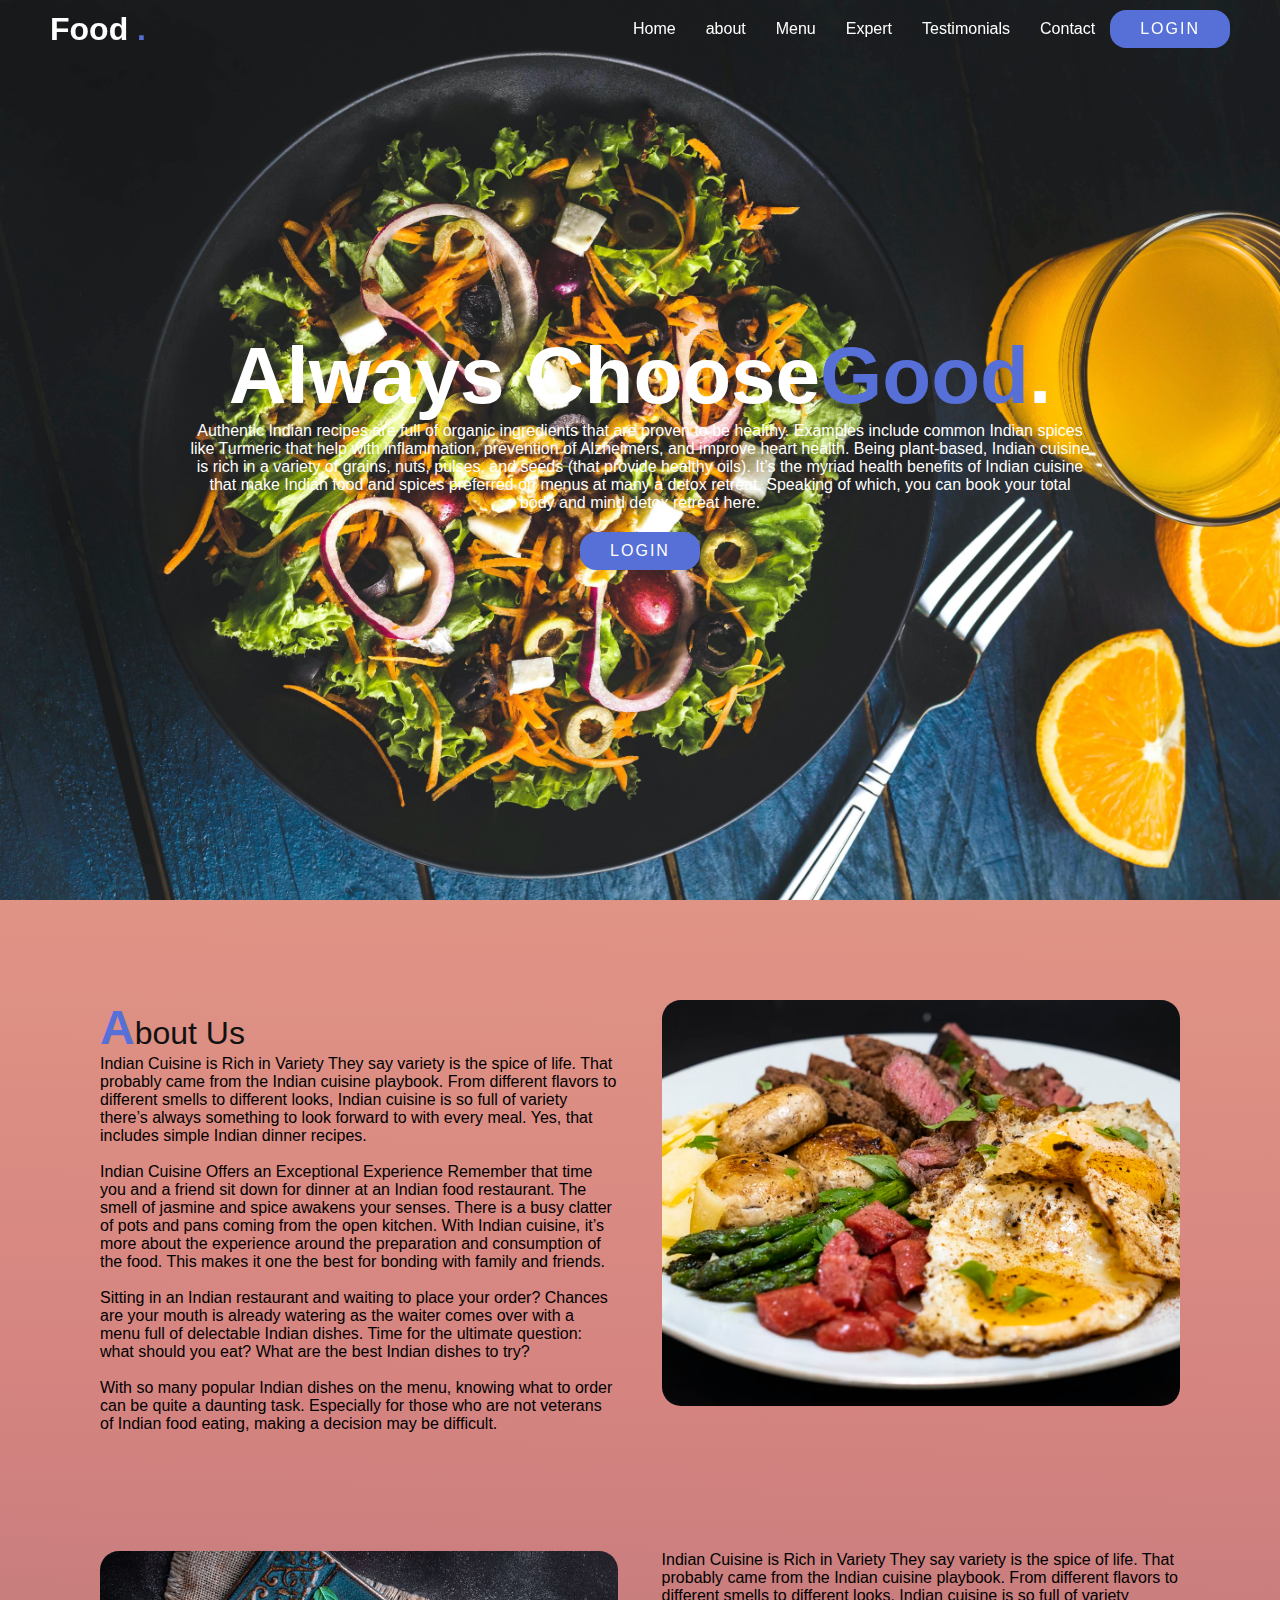
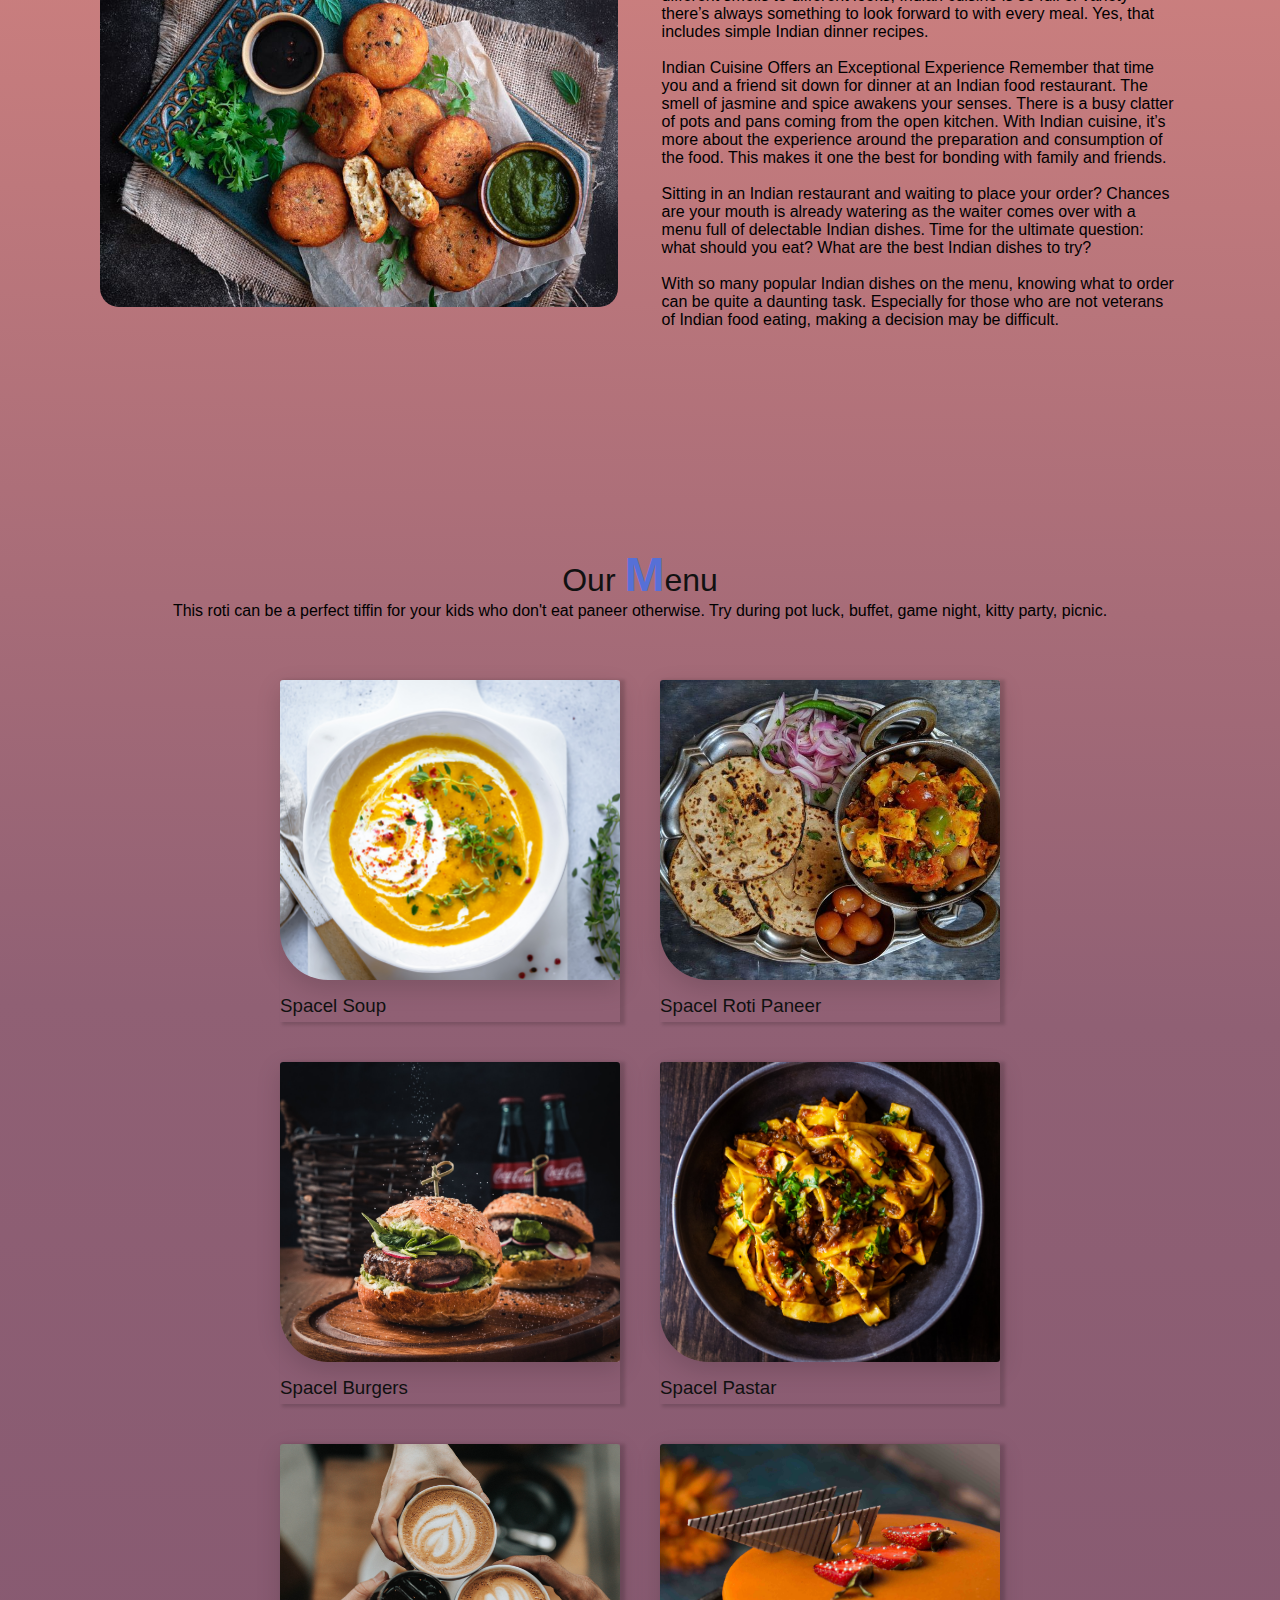
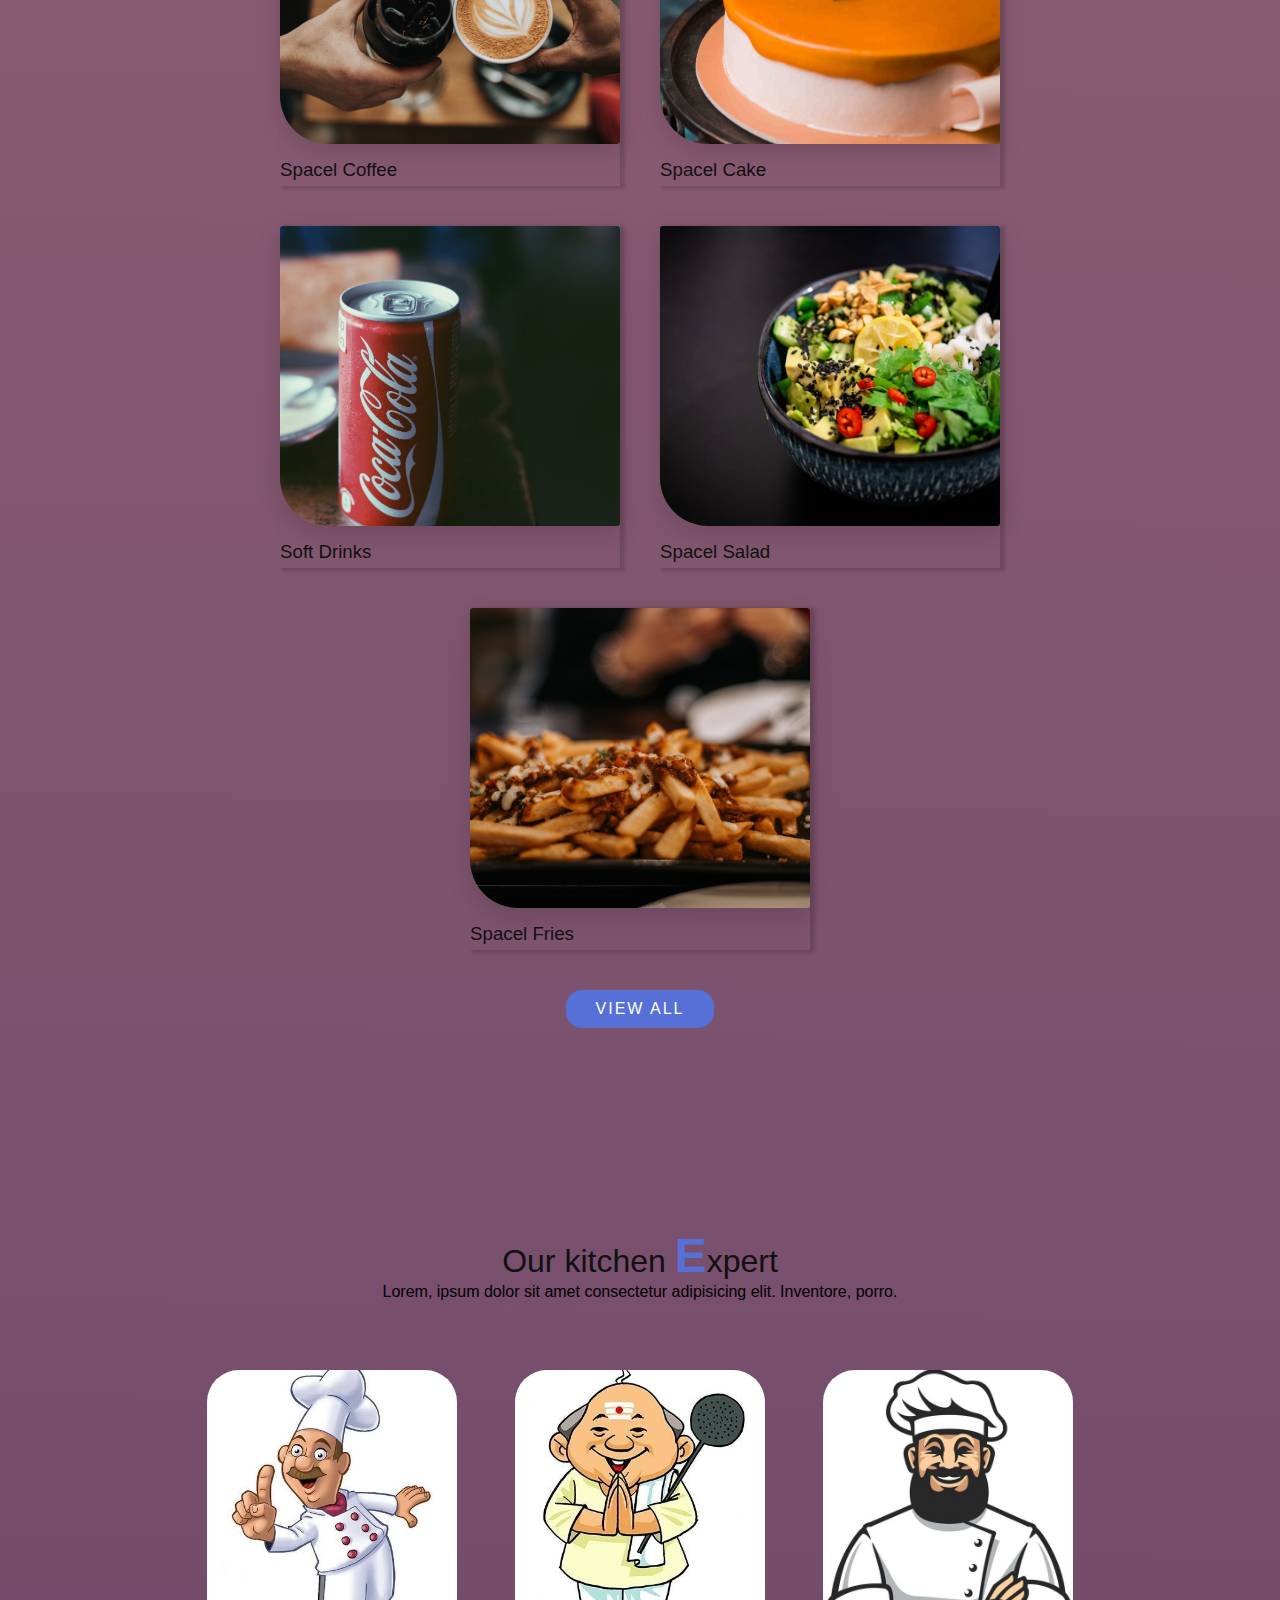
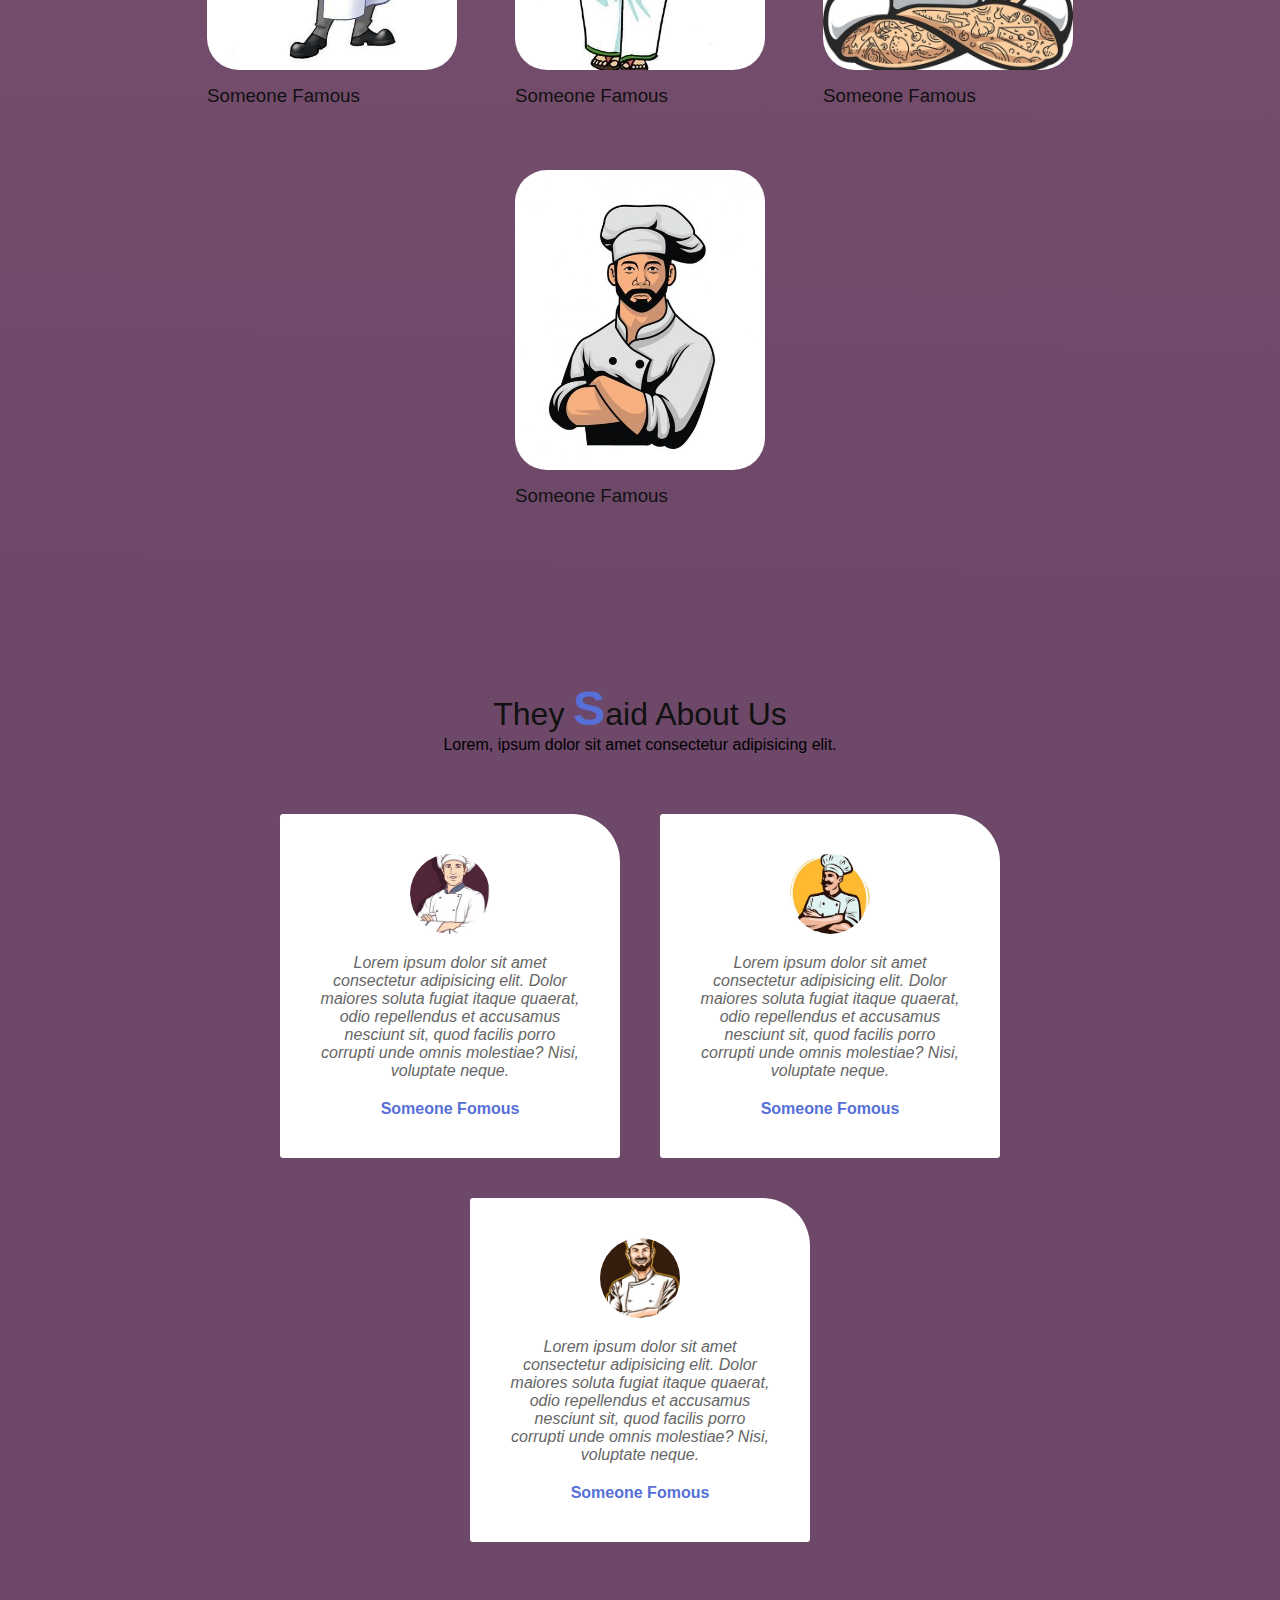
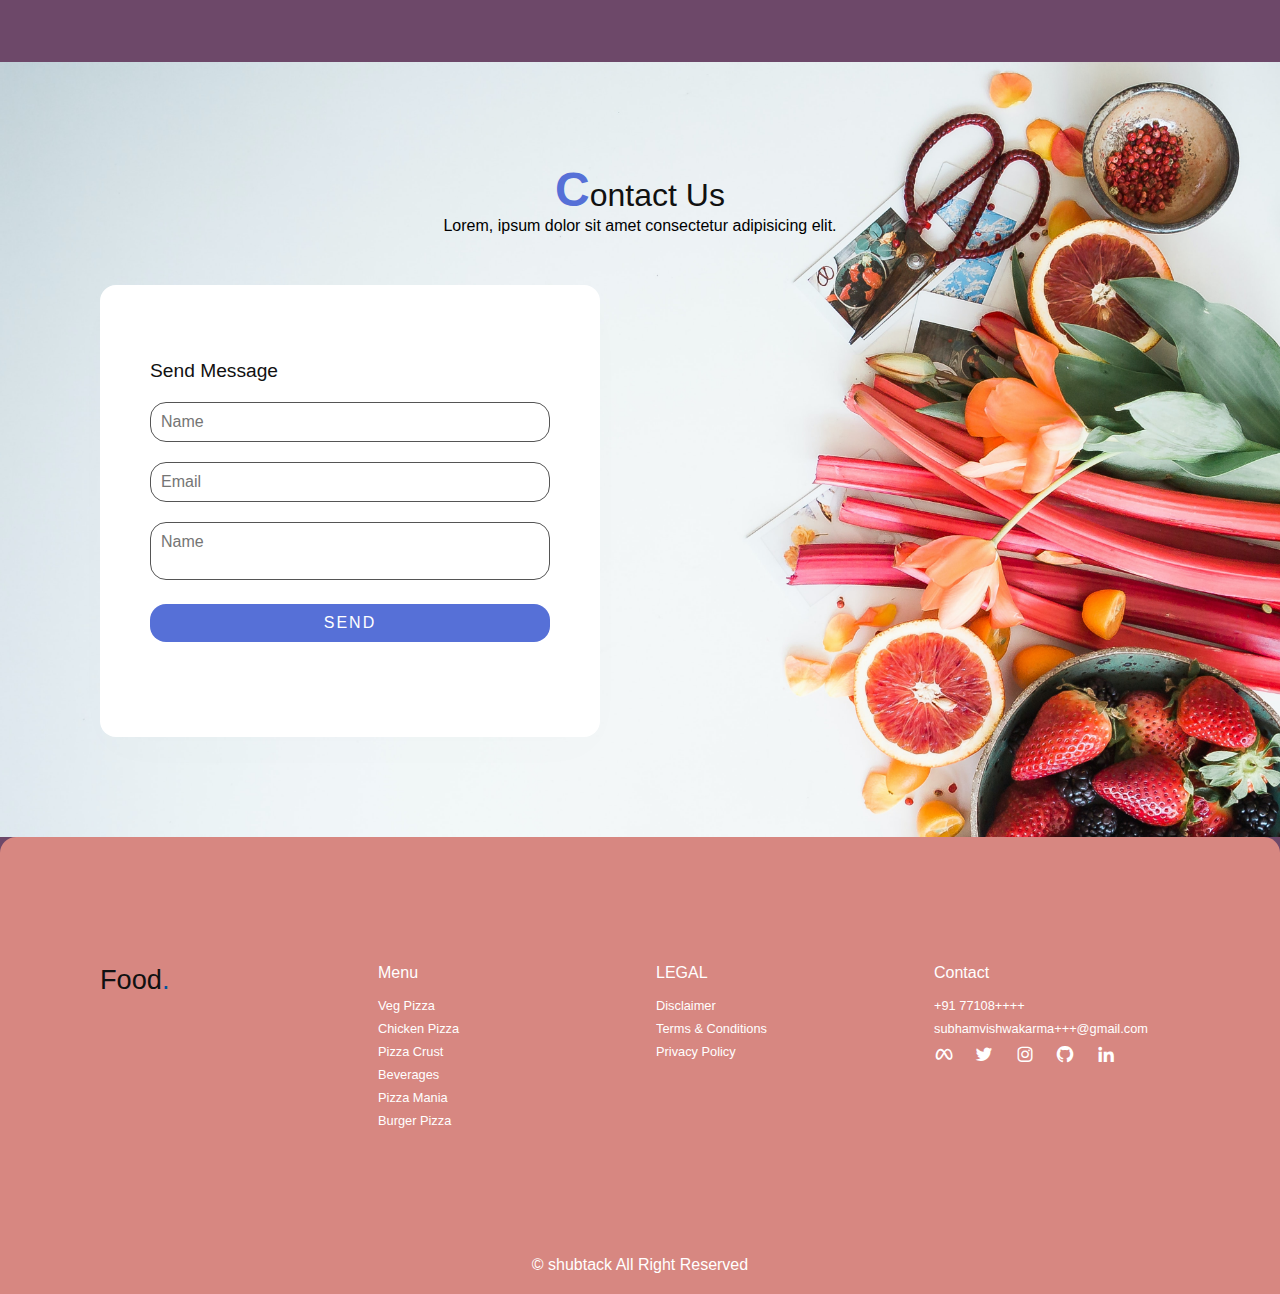
<file: index.html>
<!DOCTYPE html>
<html lang="en">

<head>
    <meta charset="UTF-8">
    <meta http-equiv="X-UA-Compatible" content="IE=edge">
    <meta name="viewport" content="width=device-width, initial-scale=1.0">
    <title>Shub Restaurants</title>
    <link rel="stylesheet" href="/css/style.css">
                <!-- icons for social media -->
    <link rel="stylesheet" href="https://cdn.jsdelivr.net/npm/boxicons@latest/css/boxicons.min.css">
</head>

                     <!-- Header -->
<body>
    <header>
        <a href="#" class="logo">Food <span>.</span></a>
        <div class="menuToggle" onclick="togglemenu();"></div>
        <ul class="navigation">
            <li> <a href="#banner" onclick="togglemenu();">Home</a></li>
            <li> <a href="#about" onclick="togglemenu();">about</a></li>
            <li> <a href="#menu" onclick="togglemenu();">Menu</a></li>
            <li> <a href="#expert" onclick="togglemenu();">Expert</a></li>
            <li> <a href="#Testimonials" onclick="togglemenu();">Testimonials</a></li>
            <li> <a href="#contact" onclick="togglemenu();">Contact</a></li>
            <a href="login.html" id="login-btn" class="btn">Login</a>
        </ul>
    </header>

                      <!-- HOME -->
    <section class="banner" id="banner">
        <div class="content">
            <h2> Always Choose<span>Good</span>.</h2>
            <p>
            <div>Authentic Indian recipes are full of organic ingredients that are proven to be healthy. Examples
                include
                common Indian spices like Turmeric that help with inflammation, prevention of Alzheimers, and improve
                heart health. Being plant-based, Indian cuisine is rich in a variety of grains, nuts, pulses, and seeds
                (that provide healthy oils). It’s the myriad health benefits of Indian cuisine that make Indian food and
                spices preferred on menus at many a detox retreat. Speaking of which, you can book your total body and
                mind detox retreat here.
            </div>
            </p>
            <a href="login.html" class="btn">Login</a>
        </div>
    </section>


                       <!-- About container -->

    <section class="about" id="about">
        <div class="row">
            <div class="col50">
                <h2 class="titleText"><span>A</span>bout Us</h2>
                <p>
                    Indian Cuisine is Rich in Variety
                    They say variety is the spice of life. That probably came from the Indian cuisine playbook. From
                    different flavors to different smells to different looks, Indian cuisine is so full of variety
                    there’s always something to look forward to with every meal. Yes, that includes simple Indian dinner
                    recipes. <br><br>

                    Indian Cuisine Offers an Exceptional Experience
                    Remember that time you and a friend sit down for dinner at an Indian food restaurant. The smell of
                    jasmine and spice awakens your senses. There is a busy clatter of pots and pans coming from the open
                    kitchen. With Indian cuisine, it’s more about the experience around the preparation and consumption
                    of the food. This makes it one the best for bonding with family and friends.
                    <br><br>
                    Sitting in an Indian restaurant and waiting to place your order?

                    Chances are your mouth is already watering as the waiter comes over with a menu full of delectable
                    Indian dishes. Time for the ultimate question: what should you eat? What are the best Indian dishes
                    to try?<br><br>

                    With so many popular Indian dishes on the menu, knowing what to order can be quite a daunting task.
                    Especially for those who are not veterans of Indian food eating, making a decision may be
                    difficult.<br><br>
                    <!-- We created this article for those moments when you’re looking at a menu, feeling dizzy with delight
                    and confusion.<br><br> -->
                </p>

            </div>
            <div class="col50">
                <div class="imgBx">
                    <img src="/img/img1.avif">
                </div>
            </div>
        </div>
    </section>
       

              <!-- About second container -->

    <section class="aboutN" id="aboutN">
        <div class="row1">
            <div class="col50">
                <p>
                    Indian Cuisine is Rich in Variety
                    They say variety is the spice of life. That probably came from the Indian cuisine playbook. From
                    different flavors to different smells to different looks, Indian cuisine is so full of variety
                    there’s always something to look forward to with every meal. Yes, that includes simple Indian dinner
                    recipes. <br><br>

                    Indian Cuisine Offers an Exceptional Experience
                    Remember that time you and a friend sit down for dinner at an Indian food restaurant. The smell of
                    jasmine and spice awakens your senses. There is a busy clatter of pots and pans coming from the open
                    kitchen. With Indian cuisine, it’s more about the experience around the preparation and consumption
                    of the food. This makes it one the best for bonding with family and friends.
                    <br><br>
                    Sitting in an Indian restaurant and waiting to place your order?

                    Chances are your mouth is already watering as the waiter comes over with a menu full of delectable
                    Indian dishes. Time for the ultimate question: what should you eat? What are the best Indian dishes
                    to try?<br><br>

                    With so many popular Indian dishes on the menu, knowing what to order can be quite a daunting task.
                    Especially for those who are not veterans of Indian food eating, making a decision may be
                    difficult.<br><br>
                    <!-- We created this article for those moments when you’re looking at a menu, feeling dizzy with delight
                    and confusion.<br><br> -->
                </p>

            </div>
            <div class="col50">
                <div class="imgBx">
                    <img src="/img/img2.jpg">
                </div>
            </div>
        </div>
    </section>


                      <!-- Menu -->

    <section class="menu" id="menu">
        <div class="title">
            <h2 class="titleText">Our <span>M</span>enu</h2>
            <p>
                This roti can be a perfect tiffin for your kids who don't eat paneer otherwise. Try during pot luck,
                buffet, game night, kitty party, picnic.
            </p>
        </div>
        <div class="content">
            <div class="box">
                <div class="imgBx">
                    <img src="/img/menu1.jpg">
                </div>
                <div class="text">
                    <h3>Spacel Roti Paneer</h3>
                </div>
            </div>
            <div class="box">
                <div class="imgBx">
                    <img src="/img/menu2.jpg">
                </div>
                <div class="text">
                    <h3>Spacel Soup</h3>
                </div>
            </div>
            <div class="box">
                <div class="imgBx">
                    <img src="/img/menu3.jpg">
                </div>
                <div class="text">
                    <h3>Spacel Pastar</h3>
                </div>
            </div>
            <div class="box">
                <div class="imgBx">
                    <img src="/img/menu4.jpg">
                </div>
                <div class="text">
                    <h3>Spacel Burgers</h3>
                </div>
            </div>
            <div class="box">
                <div class="imgBx">
                    <img src="/img/menu5.jpg">
                </div>
                <div class="text">
                    <h3>Spacel Cake</h3>
                </div>
            </div>
            <div class="box">
                <div class="imgBx">
                    <img src="/img/menu6.jpg">
                </div>
                <div class="text">
                    <h3>Spacel Coffee</h3>
                </div>
            </div>
            <div class="box">
                <div class="imgBx">
                    <img src="/img/menu7.jpg">
                </div>
                <div class="text">
                    <h3>Spacel Salad</h3>
                </div>
            </div>
            <div class="box">
                <div class="imgBx">
                    <img src="/img/menu8.jpg">
                </div>
                <div class="text">
                    <h3>Soft Drinks </h3>
                </div>
            </div>
            <div class="box">
                <div class="imgBx">
                    <img src="/img/menu9.jpg">
                </div>
                <div class="text">
                    <h3>Spacel Fries
                </div>
            </div>
            <div class="title">
                <a href="#" class="btn">View All</a>
            </div>
    </section>


                     <!-- Expert  -->


    <section class="expert" id="expert">
        <div class="title">
            <h2 class="titleText">Our kitchen <span>E</span>xpert</h2>
            <p>Lorem, ipsum dolor sit amet consectetur adipisicing elit. Inventore, porro.</p>
        </div>
        <div class="content">
            <div class="box">
                <div class="imgBx">
                    <img src="/img/expert1.jpg" alt="human">
                </div>
                <div class="text">
                    <h3>Someone Famous</h3>
                </div>
            </div>
            <div class="box">
                <div class="imgBx">
                    <img src="/img/expert2.jpg" alt="human">
                </div>
                <div class="text">
                    <h3>Someone Famous</h3>
                </div>
            </div>
            <div class="box">
                <div class="imgBx">
                    <img src="/img/expert3.jpg" alt="human">
                </div>
                <div class="text">
                    <h3>Someone Famous</h3>
                </div>
            </div>
            <div class="box">
                <div class="imgBx">
                    <img src="/img/expert4.jpg" alt="human">
                </div>
                <div class="text">
                    <h3>Someone Famous</h3>
                </div>
            </div>
        </div>
    </section>


                <!-- Testimonials -->


    <section class="Testimonials" id="Testimonials">
        <div class="title white">
            <h2 class="titleText">They <span>S</span>aid About Us</h2>
            <p>Lorem, ipsum dolor sit amet consectetur adipisicing elit.
            </p>
        </div>
        <div class="content">
            <div class="box">
                <div class="imgBx">
                    <img src="/img/testimonials1.jpg" alt="">
                </div>
                <div class="text">
                    <p>
                        Lorem ipsum dolor sit amet consectetur adipisicing elit. Dolor maiores soluta fugiat itaque
                        quaerat, odio repellendus et accusamus nesciunt sit, quod facilis porro corrupti unde omnis
                        molestiae? Nisi, voluptate neque.
                    <h3>Someone Fomous</h3>
                    </p>
                </div>
            </div>
            <div class="box">
                <div class="imgBx">
                    <img src="/img/testimonials2.jpg" alt="">
                </div>
                <div class="text">
                    <p>
                        Lorem ipsum dolor sit amet consectetur adipisicing elit. Dolor maiores soluta fugiat itaque
                        quaerat, odio repellendus et accusamus nesciunt sit, quod facilis porro corrupti unde omnis
                        molestiae? Nisi, voluptate neque.
                    <h3>Someone Fomous</h3>
                    </p>
                </div>
            </div>
            <div class="box">
                <div class="imgBx">
                    <img src="/img/testimonials3.jpg" alt="">
                </div>
                <div class="text">
                    <p>
                        Lorem ipsum dolor sit amet consectetur adipisicing elit. Dolor maiores soluta fugiat itaque
                        quaerat, odio repellendus et accusamus nesciunt sit, quod facilis porro corrupti unde omnis
                        molestiae? Nisi, voluptate neque.
                    <h3>Someone Fomous</h3>
                    </p>
                </div>
            </div>
        </div>
    </section>

                   <!-- contactForm  -->

    <section class="contact" id="contact">
        <div class="title">
            <h2 class="titleText"><span>C</span>ontact Us</h2>
            <p>Lorem, ipsum dolor sit amet consectetur adipisicing elit.
            </p>
        </div>
        <div class="contactForm">
            <h3>Send Message</h3>
            <div class="inputBox">
                <input type="text" placeholder="Name">
            </div>
            <div class="inputBox">
                <input type="email" placeholder="Email">
            </div>
            <div class="inputBox">
                <textarea placeholder="Name"></textarea>
            </div>
            <div class="inputBox">
                <input type="submit" value="Send">
            </div>
        </div>
    </section>

                   <!-- footer -->

    <section class="footer">
        <div class="footer-container container">
            <a href="#banner">
                <h2>Food<span>.</span></h2>
            </a>
            <div class="footer-box">
                <h3>Menu</h3>
                <a href="#">Veg Pizza</a>
                <a href="#">Chicken Pizza</a>
                <a href="#">Pizza Crust</a>
                <a href="#">Beverages</a>
                <a href="#">Pizza Mania</a>
                <a href="#">Burger Pizza</a>
            </div>
            <div class="footer-box">
                <h3>LEGAL</h3>
                <a href="#"> Disclaimer</a>
                <a href="#"> Terms & Conditions</a>
                <a href="#">Privacy Policy</a>
            </div>

            <div class="footer-box">
                <h3>Contact</h3>
                <a href="#">+91 77108++++</a>
                <a href="#">subhamvishwakarma+++@gmail.com</a>
                <div class="social">
                    <a href="https://www.facebook.com/subham.vishwakarma.940641"><i class='bx bxl-meta'></i></a>
                    <a href="https://twitter.com/Shubham771087?t=rwcpWCXbOd7G05BJZjP7Ag&s=09"><i
                            class='bx bxl-twitter'></i></a>
                    <a href="https://instagram.com/__shubham_vishwakarma?igshid=YmMyMTA2M2Y="><i
                            class='bx bxl-instagram'></i></a>
                    <a href="https://github.com/SHUBHAM77108"><i class='bx bxl-github'></i></a>
                    <a href="linkedin.com/in/shubham-vishwakarma-6b22b0206"><i class='bx bxl-linkedin'></i></a>
                </div>
            </div>
        </div>
    </section>

                 <!-- copyright -->
               
    <div class="copyright">
        <p>&#169; shubtack All Right Reserved</p>
    </div>


               <!-- javascript -->

    <script type="text/javascript">
        window.addEventListener('scroll', function () {
            const header = document.querySelector('header');
            header.classList.toggle("sticky", window.scrollY > 0);
        });

        function togglemenu() {
            const menuToggle = document.querySelector('.menuToggle');
            const navigation = document.querySelector('.navigation');
            menuToggle.classList.toggle('active');
            navigation.classList.toggle('active');
        }
    </script>
</body>

</html>
</file>
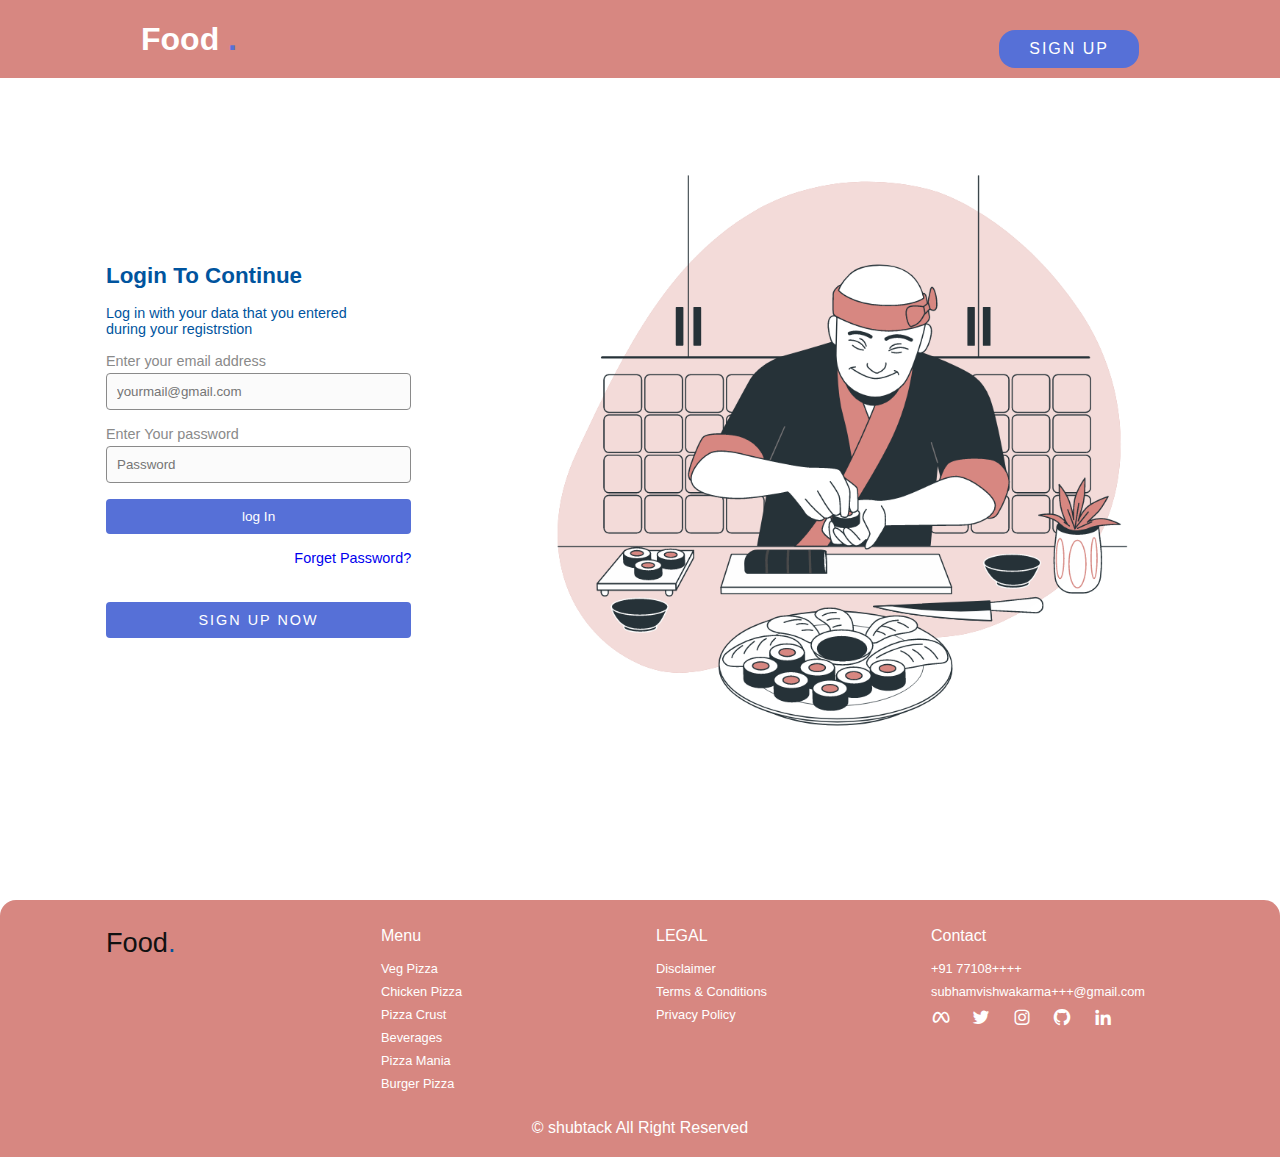
<file: login.html>
<!DOCTYPE html>
<html lang="en">

<head>
    <meta charset="UTF-8">
    <meta http-equiv="X-UA-Compatible" content="IE=edge">
    <meta name="viewport" content="width=device-width, initial-scale=1.0">
    <title>Log In</title>
    <!-- <link rel="stylesheet" href="style.css"> -->

    <!-- icons for social media -->
    <link rel="stylesheet" href="https://cdn.jsdelivr.net/npm/boxicons@latest/css/boxicons.min.css">
    <style>
        * {
            margin: 0;
            padding: 0;
            box-sizing: border-box;
            scroll-behavior: smooth;
            scroll-padding-top: 3rem;
            list-style: none;
            text-decoration: none;
            font-family: 'Poppins', sans-serif;
        }

        /* login */
                        /* header */
        .nav {
            display: flex;
            align-items: center;
            justify-content: space-between;
            padding: 10px 35px;
        }

        .container {
            max-width: 1068px;
            margin-left: auto;
            margin-right: auto;
        }

        header {
            display: block;
            width: 100%;
            background: #d78781;
            position: fixed;
            top: 0;
            left: 0;
            z-index: 100;
        }

        header .logo {
            color: #fff;
            font-weight: 700;
            font-size: 2em;
            text-decoration: none;
        }

        header .logo span {
            color: #5670d7;
        }

        header .logo:hover {
            letter-spacing: 1px;
            color: #eb7724;
        }

        .btn {
            font-size: 1em;
            color: #fff;
            background: #5670d7;
            display: inline-block;
            padding: 10px 30px;
            margin-top: 20px;
            text-transform: uppercase;
            text-decoration: none;
            letter-spacing: 2px;
            transition: 0.5s;
            border-radius: 1rem;
        }

        .btn:hover {
            letter-spacing: 4px;
            background: #eb7724;
        }



               /* main */

        .login {
            display: grid;
            grid-template-columns: 0.4fr 1fr;
            align-items: center;
            min-height: 100vh;
        }

        .login-container {
            display: flex;
            flex-direction: column;
            row-gap: 1rem;
        }

        .login img {
            width: 77%;
            margin-left: 137px;
        }

        .login-container h2 {
            font-size: 1.4rem;
            color: #00549e;
        }

        .login-container p {
            font-size: 0.9rem;
            color: #00549e;
        }

        .login-container form {
            display: flex;
            flex-direction: column;
        }

        .login-container form span {
            font-size: 0.9rem;
            color: #8a8a8a;
            margin-bottom: 4px;
        }

        .login-container form input {
            border: 1px solid #8a8a8a;
            outline: none;
            padding: 10px;
            margin-bottom: 1rem;
            background: #fbfbfb;
            border-radius: 4px;
        }

        .login-container form .button {
            outline: none;
            border: none;
            background: #5670d7;
            color: #fff;
            font-size: 0.85rem;
            font-weight: 500;
        }

        .login-container form .button:hover {
            background: #eb7724;
        }

        .login-container a {
            font-size: 0.9rem;
            text-align: right;
        }

        .login-container .btn {
            border-radius: 4px;
            text-align: center;
        }


        /* footer */

        .footer {
            background: #d78781;
            color: #fff;
            border-radius: 1rem 1rem 0 0;
        }

        .footer-container {
            display: grid;
            grid-template-columns: repeat(auto-fit, minmax(240px, auto));
            gap: 2rem;
            padding-top: 27px;
        }

        .footer-container h2 {
            font-size: 1.7rem;
            font-weight: 500;
            color: #111;
        }

        .footer-container span {
            color: #00549e;
        }

        .footer-box {
            display: flex;
            flex-direction: column;
        }

        .footer-box h3 {
            margin-bottom: 1rem;
            font-size: 1rem;
            font-weight: 400;
        }

        .footer-box a {
            font-size: 00.8rem;
            color: #fff;
            font-weight: 400;
            margin-bottom: 0.5rem;
        }

        .footer-box a:hover {
            color: #cd5050;
        }

        .social a {
            font-size: 20px;
            margin-right: 1rem;
        }

        .social a:hover {
            color: #5670d7;
        }


        /* copyright */

        .copyright {
            padding: 20px;
            text-align: center;
            background-color: #d78781;
            color: #fff;
        }

        /* making Responsive */
        @media (max-width:1080px) {
            .container {
                margin-left: 1rem;
                margin-right: 1rem;
            }
        }

        @media (max-width:880px) {
            .footer-container {
                grid-template-columns: repeat(auto-fit, minmax(200px, auto));
                gap: 1rem;
            }

            .login {
                grid-template-columns: 0.6fr 1fr;
            }

            .login img {
                width: 91%;
                margin-left: 46px;
            }
        }

        @media (max-width: 768px) {
            .nav {
                padding: 10px 0;
            }

            .login img {
                width: 93%;
                margin-left: 27px;
            }
        }

        @media (max-width: 638px) {

            .login {
                grid-template-columns: 0.8fr 1fr;
            }

            .login {
                margin-top: 3rem;
            }

            .login img {
                width: 93%;
                margin-left: 27px;
            }
        }

        @media (max-width: 572px) {
            .login-image {
                display: none;

            }

            .login {
                justify-content: center;
                grid-template-columns: 1fr;
            }
        }

        @media (max-width: 442px) {

            .footer {
                border-radius: 1rem 0 1rem 0;
            }
        }
    </style>
</head>

<body>
    <header>
        <div class="nav container">
            <a href="index.html" class="logo">Food <span>.</span></a>

            <a href="sing-up.html" class="btn">sign Up</a>
        </div>
    </header>
    <!-- login -->
    <div class="login container">
        <div class="login-container">
            <h2>Login To Continue</h2>
            <p>Log in with your data that you entered <br>during your registrstion</p>
            <!-- login for -->
            <form action="">
                <span>Enter your email address</span>
                <input type="email" placeholder="yourmail@gmail.com" required>
                <span>Enter Your password</span>
                <input type="password" name="" id="" placeholder="Password" required>
                <input type="submit" value="log In" class="button">
                <a href="#">Forget Password?</a>
            </form>
            <a href="sing-up.html" class="btn">Sign up now</a>
        </div>
        <!-- login image -->
        <div class="login-image">
            <img src="/img/login.gif" alt="" id="preloader">
        </div>
    </div>

    <!-- footer -->
    <section class="footer">
        <div class="footer-container container">
            <h2>Food<span>.</span></h2>
            <div class="footer-box">
                <h3>Menu</h3>
                <a href="#">Veg Pizza</a>
                <a href="#">Chicken Pizza</a>
                <a href="#">Pizza Crust</a>
                <a href="#">Beverages</a>
                <a href="#">Pizza Mania</a>
                <a href="#">Burger Pizza</a>
            </div>
            <div class="footer-box">
                <h3>LEGAL</h3>
                <a href="#"> Disclaimer</a>
                <a href="#"> Terms & Conditions</a>
                <a href="#">Privacy Policy</a>
            </div>

            <div class="footer-box">
                <h3>Contact</h3>
                <a href="#">+91 77108++++</a>
                <a href="#">subhamvishwakarma+++@gmail.com</a>
                <div class="social">
                    <a href="https://www.facebook.com/subham.vishwakarma.940641"><i class='bx bxl-meta'></i></a>
                    <a href="https://twitter.com/Shubham771087?t=rwcpWCXbOd7G05BJZjP7Ag&s=09"><i
                            class='bx bxl-twitter'></i></a>
                    <a href="https://instagram.com/__shubham_vishwakarma?igshid=YmMyMTA2M2Y="><i
                            class='bx bxl-instagram'></i></a>
                    <a href="https://github.com/SHUBHAM77108"><i class='bx bxl-github'></i></a>
                    <a href="linkedin.com/in/shubham-vishwakarma-6b22b0206"><i class='bx bxl-linkedin'></i></a>
                </div>
            </div>
        </div>
    </section>

    <!-- copyright -->
    <div class="copyright">
        <p>&#169; shubtack All Right Reserved</p>
    </div>


    </script>
</body>

</html>
</file>
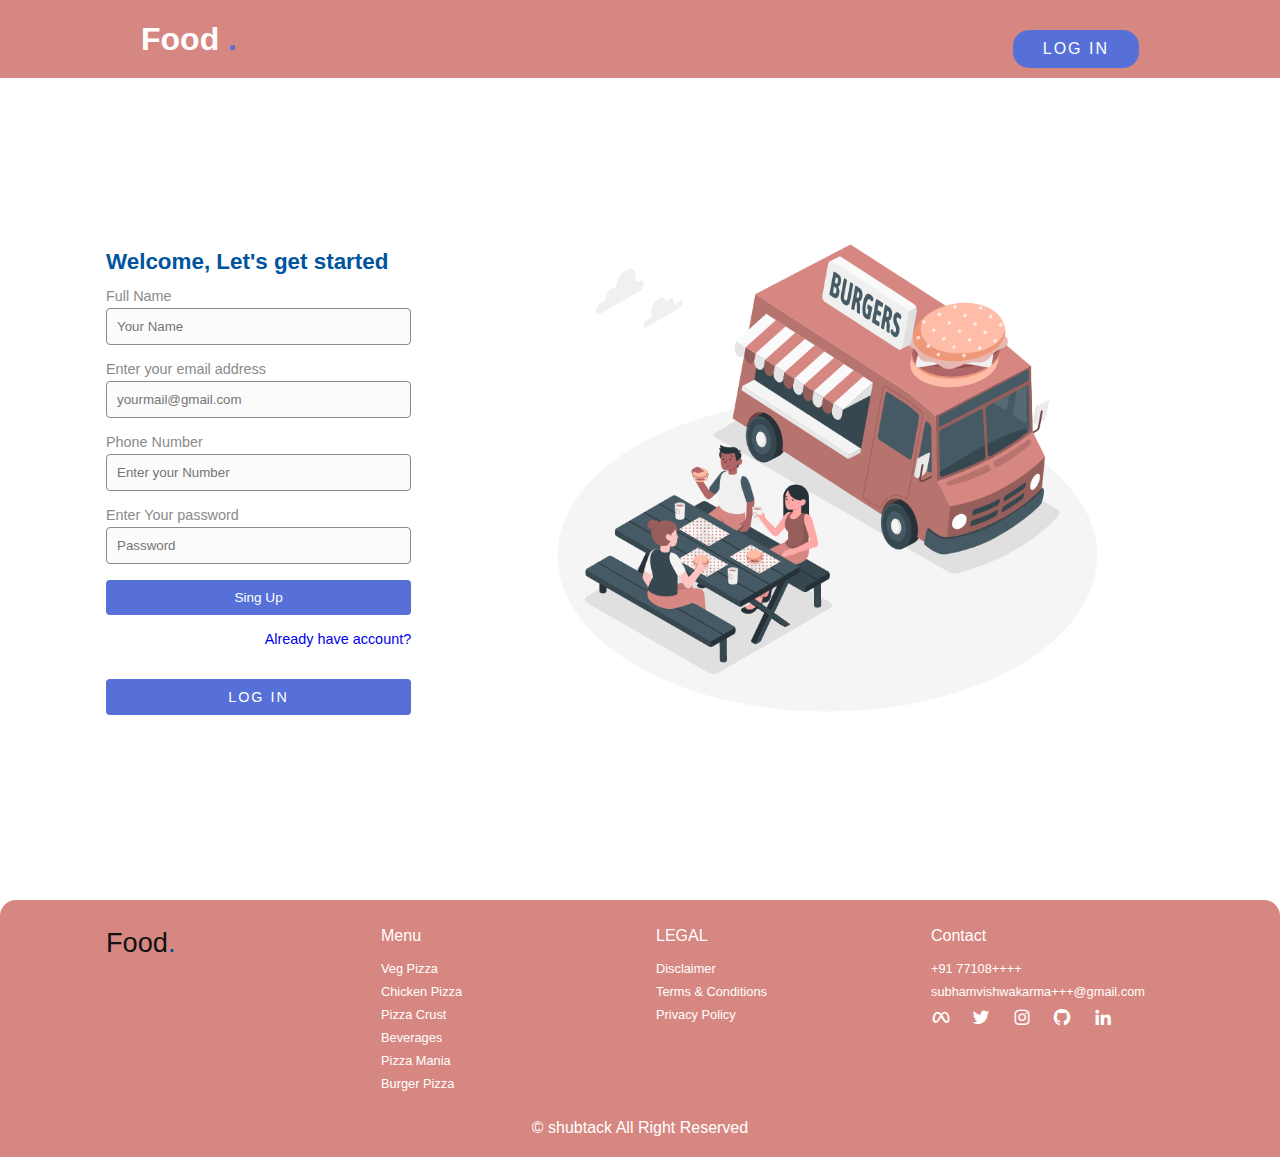
<file: sing-up.html>
<!DOCTYPE html>
<html lang="en">

<head>
    <meta charset="UTF-8">
    <meta http-equiv="X-UA-Compatible" content="IE=edge">
    <meta name="viewport" content="width=device-width, initial-scale=1.0">
    <title>Sign Up</title>
    <!-- <link rel="stylesheet" href="style.css"> -->
    <!-- icons for social media -->
    <link rel="stylesheet" href="https://cdn.jsdelivr.net/npm/boxicons@latest/css/boxicons.min.css">
    <style>
        * {
            margin: 0;
            padding: 0;
            box-sizing: border-box;
            scroll-behavior: smooth;
            scroll-padding-top: 3rem;
            list-style: none;
            text-decoration: none;
            font-family: 'Poppins', sans-serif;
        }

        /* login */
                        /* header */

        .nav {
            display: flex;
            align-items: center;
            justify-content: space-between;
            padding: 10px 35px;
        }

        .container {
            max-width: 1068px;
            margin-left: auto;
            margin-right: auto;
        }

        header {
            display: block;
            width: 100%;
            background: #d78781;
            position: fixed;
            top: 0;
            left: 0;
            z-index: 100;
        }

        header .logo {
            color: #fff;
            font-weight: 700;
            font-size: 2em;
            text-decoration: none;
        }

        header .logo span {
            color: #5670d7;
        }

        header .logo:hover {
            letter-spacing: 1px;
            color: #eb7724;
        }

        .btn {
            font-size: 1em;
            color: #fff;
            background: #5670d7;
            display: inline-block;
            padding: 10px 30px;
            margin-top: 20px;
            text-transform: uppercase;
            text-decoration: none;
            letter-spacing: 2px;
            transition: 0.5s;
            border-radius: 1rem;
        }

        .btn:hover {
            letter-spacing: 4px;
            background: #eb7724;
        }

                /* main */

        .login {
            display: grid;
            grid-template-columns: 0.4fr 1fr;
            align-items: center;
            min-height: 100vh;
        }

        .login-container {
            display: flex;
            flex-direction: column;
            row-gap: 0.789rem;
            margin-bottom: -4rem;
        }

        .login img {
            width: 73%;
            margin-left: 137px;
            margin-bottom: -57px;
        }


        .login-container h2 {
            font-size: 1.4rem;
            margin-bottom: 0px;
            color: #00549e;
        }

        .login-container p {
            font-size: 0.9rem;
            color: #00549e;
        }

        .login-container form {
            display: flex;
            flex-direction: column;
        }

        .login-container form span {
            font-size: 0.9rem;
            color: #8a8a8a;
            margin-bottom: 4px;
        }

        .login-container form input {
            border: 1px solid #8a8a8a;
            outline: none;
            padding: 10px;
            margin-bottom: 1rem;
            background: #fbfbfb;
            border-radius: 4px;
        }

        .login-container form .button {
            outline: none;
            border: none;
            background: #5670d7;
            color: #fff;
            font-size: 0.85rem;
            font-weight: 500;
        }

        .login-container form .button:hover {
            background: #eb7724;
        }

        .login-container a {
            font-size: 0.9rem;
            text-align: right;
        }

        .login-container .btn {
            border-radius: 4px;
            text-align: center;
        }


        /* footer */

        .footer {
            background: #d78781;
            color: #fff;
            border-radius: 1rem 1rem 0 0;
        }

        .footer-container {
            display: grid;
            grid-template-columns: repeat(auto-fit, minmax(240px, auto));
            gap: 2rem;
            padding-top: 27px;
        }

        .footer-container h2 {
            font-size: 1.7rem;
            font-weight: 500;
            color: #111;
        }

        .footer-container span {
            color: #00549e;
        }

        .footer-box {
            display: flex;
            flex-direction: column;
        }

        .footer-box h3 {
            margin-bottom: 1rem;
            font-size: 1rem;
            font-weight: 400;
        }

        .footer-box a {
            font-size: 00.8rem;
            color: #fff;
            font-weight: 400;
            margin-bottom: 0.5rem;
        }

        .footer-box a:hover {
            color: #cd5050;
        }

        .social a {
            font-size: 20px;
            margin-right: 1rem;
        }

        .social a:hover {
            color: #5670d7;
        }


        /* copyright */

        .copyright {
            padding: 20px;
            text-align: center;
            background-color: #d78781;
            color: #fff;
        }


        /* making Responsive */
        @media (max-width:1080px) {
            .container {
                margin-left: 1rem;
                margin-right: 1rem;
            }
        }

        @media (max-width:880px) {
            .footer-container {
                grid-template-columns: repeat(auto-fit, minmax(200px, auto));
                gap: 1rem;
            }

            .login {
                grid-template-columns: 0.6fr 1fr;
            }

            .login img {
                width: 91%;
                margin-left: 46px;
            }
        }

        @media (max-width: 768px) {
            .nav {
                padding: 10px 0;
            }

            .login img {
                width: 93%;
                margin-left: 27px;
            }
        }

        @media (max-width: 638px) {

            .login {
                grid-template-columns: 0.8fr 1fr;
            }

            .login {
                margin-top: 3rem;
            }

            .login img {
                width: 93%;
                margin-left: 27px;
            }
        }

        @media (max-width: 572px) {
            .SingUp-image {
                display: none;

            }

            .login {
                justify-content: center;
                grid-template-columns: 1fr;
            }
        }

        @media (max-width: 442px) {

            .footer {
                border-radius: 1rem 0 1rem 0;
            }
        }


        /* making Responsive */

        @media (max-height: 638px) {

            .login {
                grid-template-columns: 0.8fr 1fr;
            }

            .login {
                margin-top: 3rem;
            }

            .login img {
                width: 93%;
                margin-left: 27px;
            }
        }

        @media (max-height: 606px) {
            .SingUp-image {
                display: none;

            }

            .login {
                justify-content: center;
                grid-template-columns: 1fr;
            }
        }

        @media (max-height: 442px) {

            .footer {
                border-radius: 1rem 0 1rem 0;
            }
        }
    </style>
</head>

<body>
    <header>
        <div class="nav container">
            <a href="index.html" class="logo">Food <span>.</span></a>
            <a href="login.html" class="btn">Log In</a>
        </div>
    </header>
    <!-- Sign Up -->
    <div class="login container">
        <div class="login-container">
            <h2>Welcome, Let's get started</h2>
            <!-- <p>Already have account <a href="login.html">Log In</a></p> -->
            <!-- login for -->
            <form action="">
                <span>Full Name</span>
                <input type="text" placeholder="Your Name" required>
                <span>Enter your email address</span>
                <input type="email" placeholder="yourmail@gmail.com" required>
                <span>Phone Number</span>
                <input type="tel" placeholder="Enter your Number" required>
                <span>Enter Your password</span>
                <input type="password" name="" id="" placeholder="Password" required>
                <input type="submit" value="Sing Up" class="button">
                <a href="login.html">Already have account?</a>
            </form>
            <a href="login.html" class="btn">Log In</a>
        </div>
        <!-- login image -->
        <div class="SingUp-image">
            <img src="/img/signup.gif" alt="">

        </div>
    </div>

    <!-- footer -->
    <section class="footer">
        <div class="footer-container container">
            <h2>Food<span>.</span></h2>
            <div class="footer-box">
                <h3>Menu</h3>
                <a href="#">Veg Pizza</a>
                <a href="#">Chicken Pizza</a>
                <a href="#">Pizza Crust</a>
                <a href="#">Beverages</a>
                <a href="#">Pizza Mania</a>
                <a href="#">Burger Pizza</a>
            </div>
            <div class="footer-box">
                <h3>LEGAL</h3>
                <a href="#"> Disclaimer</a>
                <a href="#"> Terms & Conditions</a>
                <a href="#">Privacy Policy</a>
            </div>

            <div class="footer-box">
                <h3>Contact</h3>
                <a href="#">+91 77108++++</a>
                <a href="#">subhamvishwakarma+++@gmail.com</a>
                <div class="social">
                    <a href="https://www.facebook.com/subham.vishwakarma.940641"><i class='bx bxl-meta'></i></a>
                    <a href="https://twitter.com/Shubham771087?t=rwcpWCXbOd7G05BJZjP7Ag&s=09"><i
                            class='bx bxl-twitter'></i></a>
                    <a href="https://instagram.com/__shubham_vishwakarma?igshid=YmMyMTA2M2Y="><i
                            class='bx bxl-instagram'></i></a>
                    <a href="https://github.com/SHUBHAM77108"><i class='bx bxl-github'></i></a>
                    <a href="linkedin.com/in/shubham-vishwakarma-6b22b0206"><i class='bx bxl-linkedin'></i></a>
                </div>
            </div>
        </div>
    </section>

    <!-- copyright -->
    <div class="copyright">
        <p>&#169; shubtack All Right Reserved</p>
    </div>
</body>

</html>
</file>
<file: css/style.css>
@import url('https://fonts.googlepis.com/css?family=poppies:200,300,400,500,600,700,800,900&display=swp');

* {
    margin: 0;
    padding: 0;
    box-sizing: border-box;
    font-family: 'poppins', sans-serif;
    scroll-behavior: smooth;
}

#right {
    font-weight: 300;
    /* color: #fff; */
    color: #111;
    position: absolute;
    right: 0px;
}

body {
    background: linear-gradient(181.12deg, #F8C995 -4.47%, #ECA58B 5.09%, #D58480 18.15%, #906074 34.03%, #6D4869 69.69%);
}
                   /* home */
.banner {
    position: relative;
    width: 100%;
    min-height: 100vh;
    display: flex;
    justify-content: center;
    align-items: center;
    background: url(/img/bg1.jpg);
    background-size: cover;
}

.banner .content {
    max-width: 900px;
    text-align: center;
}

.banner .content h2 {
    font-size: 5em;
    color: #fff;
}

.banner .content h2 span {
    color: #5670d7;
}

.banner .content h2 span:hover {
    color: #eb7724;
}

.banner .content h2 span span {
    color: #111;
}

.banner .content {
    font-size: 1em;
    color: #fff;
}



                    /* Btn */

#login-btn{
    margin-top: 0px;
    margin-left: 15px;
}
.btn {
    font-size: 1em;
    color: #fff;
    background: #5670d7;
    display: inline-block;
    padding: 10px 30px;
    margin-top: 20px;
    text-transform: uppercase;
    text-decoration: none;
    letter-spacing: 2px;
    transition: 0.5s;
    border-radius: 1rem;
}

.btn:hover {
    /* letter-spacing: 4px; */
    background: #eb7724;
}
            
                /* header */
header {
    position: fixed;
    top: 0;
    left: 0;
    width: 100%;
    padding: 10px 50px;
    z-index: 10000;
    display: flex;
    justify-content: space-between;
    align-items: center;
    transition: 0.5s;
}

header.sticky {
    background: #d78781;
    padding: 10px 50px;
    box-shadow: 0 8px 24px hsla(324.5, 20.4%, 42.4%);
}

header .logo {
    color: #fff;
    font-weight: 700;
    font-size: 2em;
    text-decoration: none;
}

header .logo:hover {
    letter-spacing: 1px;
    color: #eb7724;
}

header.sticky .logo {
    color: #111;
}

header .logo span {
    color: #5670d7;
}

header .navigation {
    position: relative;
    display: flex;
    align-items: center;
}

header .navigation li {
    list-style: none;
    margin-left: 30px;
}

header .navigation li a {
    text-decoration: none;
    color: #fff;
    font-weight: 300;
}

header .navigation li a:hover {
    color: #eb7724;
}

header.sticky .navigation li a {
    color: #111;
}

header.sticky .navigation li a:hover {
    color: #5670d7;
}

             /* About */

section {
    padding: 100px;
}

.row {
    position: relative;
    width: 100%;
    display: flex;
    justify-content: space-between;
}

.row .col50 {
    position: relative;
    width: 48%;
}

.titleText {
    color: #111;
    font-size: 2em;
    font-weight: 300;
}

.titleText span {
    color: #5670d7;
    font-weight: 700;
    font-size: 1.5em;
}

.titleText span:hover {
    letter-spacing: 2px;
    color: #eb7724;
}

.row .col50 .imgBx {
    position: relative;
    width: 100%;
    /* min-height: 300px; */
    height: 90%;
}

.row .col50 .imgBx img {
    position: absolute;
    top: 0;
    left: 0;
    width: 100%;
    height: 100%;
    object-fit: cover;
    border-radius: 19px;
}
                  
                /* About second container*/
.aboutN {
    padding-top: 0;
}

.row1 {
    position: relative;
    width: 100%;
    display: flex;
    justify-content: space-between;
    flex-direction: row-reverse;
}

.row1 .col50 {
    position: relative;
    width: 48%;
}

.row1 .col50 .imgBx {
    position: relative;
    width: 100%;
    /* min-height: 300px; */
    height: 90%;
}

.row1 .col50 .imgBx img {
    position: absolute;
    top: 0;
    left: 0;
    width: 100%;
    height: 100%;
    object-fit: cover;
    border-radius: 19px;
}

            /* Menu */

.title {
    width: 100%;
    display: flex;
    justify-content: center;
    align-items: center;
    flex-direction: column;
}
                        
.menu .content {
    display: flex;
    justify-content: center;
    flex-direction: row-reverse;
    flex-wrap: wrap;
    margin-top: 40px;
}

.menu .content .box {
    width: 340px;
    margin: 20px;
    /* border: 2rem solid hsla(0, 0%, 0%, 0.15); */
    box-shadow: 0.2rem 0.1rem 0.2rem 0.1rem hsla(0, 0%, 0%, 0.15);
}

.menu .content .box .imgBx {
    position: relative;
    width: 100%;
    height: 300px;
}

.menu .content .box .imgBx img {
    position: absolute;
    top: 0;
    left: 0;
    width: 100%;
    height: 100%;
    object-fit: cover;
    border-radius: 0.2rem 0.2rem 0.2rem 3rem;
    box-shadow: 0 8px 24px hsla(0, 0%, 0%, 0.15);

}

.menu .content .box .text {
    padding: 15px 0 5px;
}

.menu .content .box .text h3 {
    font-weight: 400;
    color: #111;
}

            /* Expert */

.expert .content {
    display: flex;
    justify-content: center;
    flex-wrap: wrap;
    flex-direction: row;
    margin: 40px;
}

.expert .content .box {
    width: 250px;
    margin: 29px;
}

.expert .content .box .imgBx {
    position: relative;
    width: 100%;
    height: 300px;
}

.expert .content .box .imgBx img {
    position: absolute;
    top: 0;
    left: 0;
    width: 100%;
    height: 100%;
    object-fit: cover;
    border-radius: 2rem;
}

.expert .content .box .text {
    padding: 15px 0 5px;
}

.expert .content .box .text h3 {
    font-weight: 400;
    color: #111;
    justify-content: center;
    align-items: center;
}


                /* Testimonials */


.Testimonials {
    /* background: url(bg111.jpg); */
    /* background-size: cover; */
    padding-top: 0;
}

.Testimonials .content {
    display: flex;
    justify-content: center;
    flex-wrap: wrap;
    flex-direction: row;
    margin-top: 40px;

}

.Testimonials .content .box {
    width: 340px;
    margin: 20px;
    padding: 40px;
    background: #fff;
    display: flex;
    justify-content: center;
    align-items: center;
    flex-direction: column;
    border-radius: 0.2rem 3rem 0.2rem 0.2rem;
}

.Testimonials .content .box .imgBx {
    position: relative;
    width: 80px;
    height: 80px;
    margin-bottom: 20px;
    border-radius: 50%;
    overflow: hidden;
}

.Testimonials .content .box .imgBx img {
    position: absolute;
    top: 0;
    left: 0;
    width: 100%;
    height: 100%;
    object-fit: cover;
}

.Testimonials .content .box .text {
    text-align: center;

}

.Testimonials .content .box .text p {
    color: #666;
    font-style: italic;
}

.Testimonials .content .box .text h3 {
    margin-top: 20px;
    color: #111;
    font-size: 1em;
    color: #5670d7;
    font-weight: 600;
}

            /* contactForm */

.contact {
    background: url(/img/bg2.jpg);
    background-size: cover;
}

.contactForm {
    padding: 75px 50px;
    background: #fff;
    box-shadow: 0 15px 50px rgba(0, 0, 0, 0.01);
    max-width: 500px;
    margin-top: 50px;
    border-radius: 1rem;
}

.contactForm h3 {
    color: #111;
    font-size: 1.2em;
    margin-bottom: 20px;
    font-weight: 500;
}

.contactForm .inputBox {
    position: relative;
    width: 100%;
    margin-bottom: 20px;
}

.contactForm .inputBox input,
.contactForm .inputBox textarea {
    width: 100%;
    border: 1px solid #555;
    padding: 10px;
    color: #111;
    outline: none;
    font-size: 16px;
    font-weight: 300;
    resize: none;
    border-radius: 1rem;
}

.contactForm .inputBox input[type="submit"] {
    font-size: 1em;
    color: #fff;
    background: #5670d7;
    display: inline-block;
    text-transform: uppercase;
    text-decoration: none;
    letter-spacing: 2px;
    transition: 00.5s;
    max-width: 500;
    font-weight: 500;
    border: none;
    cursor: pointer;
    border-radius: 1rem;
}


                /* footer */
.footer {
    background: #d78781;
    color: #fff;
    border-radius: 1rem 1rem 0 0;
}

.footer-container {
    display: grid;
    grid-template-columns: repeat(auto-fit, minmax(240px, auto));
    gap: 2rem;
    padding-top: 27px;
}

.footer-container h2 {
    font-size: 1.7rem;
    font-weight: 500;
    color: #111;
}

.footer-container a {
    text-decoration: none;
}

.footer-container h2 span {
    color: #00549e;
}

.footer-box {
    display: flex;
    flex-direction: column;
}

.footer-box h3 {
    margin-bottom: 1rem;
    font-size: 1rem;
    font-weight: 400;
}

.footer-box a {
    font-size: 00.8rem;
    color: #fff;
    font-weight: 400;
    margin-bottom: 0.5rem;
}

.footer-box a:hover {
    color: #cd5050;
}

.social a {
    font-size: 20px;
    margin-right: 1rem;
}

.social a:hover {
    color: #5670d7;
}
         /* copyright */
.copyright {
    padding: 20px;
    text-align: center;
    background-color: #d78781;
    color: #fff;
}


        /* making Responsive */

@media (max-width: 991px) {

    header,
    header.sticky {
        padding: 10px 20px;
    }

    header .navigation {
        display: none;
    }

    header .navigation.active {
        width: 100%;
        height: calc(100% - 68px);
        position: fixed;
        top: 68px;
        left: 0;
        display: flex;
        justify-content: center;
        align-items: center;
        flex-direction: column;
        background-color: #d78781;
    }

    header .navigation li {
        margin-left: 0;
    }

    header .navigation li a {

        color: #111;
        font-size: 1.6em;

    }

    .menuToggle {
        position: relative;
        width: 40px;
        height: 40px;
        background: url(/img/menu.png);
        background-size: 30px;
        background-repeat: no-repeat;
        background-position: center;
        cursor: pointer;
    }

    .menuToggle.active {
        background: url(/img/close.png);
        background-size: 25px;
        background-repeat: no-repeat;
        background-position: center;
    }

    header.sticky .menuToggle {
        filter: invert(1);
    }

    section {
        padding: 20px;
    }

    .banner .contact h2 {
        font-size: 3em;
        color: #fff;
    }

    .row {
        flex-direction: column;
    }

    .row .col50 {
        position: relative;
        width: 100%;
    }

    .row .col50 .imgBx {

        height: 300px;
        margin-top: 20px;
    }

    .row1 {
        flex-direction: column;
    }

    .row1 .col50 {
        position: relative;
        width: 100%;
    }

    .row1 .col50 .imgBx {

        height: 300px;
        margin-top: 20px;
    }

    .menu .content {
        margin-top: 20px;
    }

    .menu .content .box {
        margin: 10px;
    }

    .menu .content .box .imgBx {
        height: 260px;
    }

    title {
        text-align: center;
    }

    .titleText {
        font-size: 1.8em;
        Line-height: 1.5em;
        margin-bottom: 15px;
        font-weight: 300;
    }

    .testimonials .content .box {
        margin: 10px;
        padding: 20px;
    }

    .contactForm {
        padding: 35px 40px;
        margin-top: 20px;
        margin-bottom: 30px;
    }
}
@media (max-width: 480px)
{
  .banner .content h2
  {
      font-size: 2.2em;
      color: #fff;
  }
}
</file>
